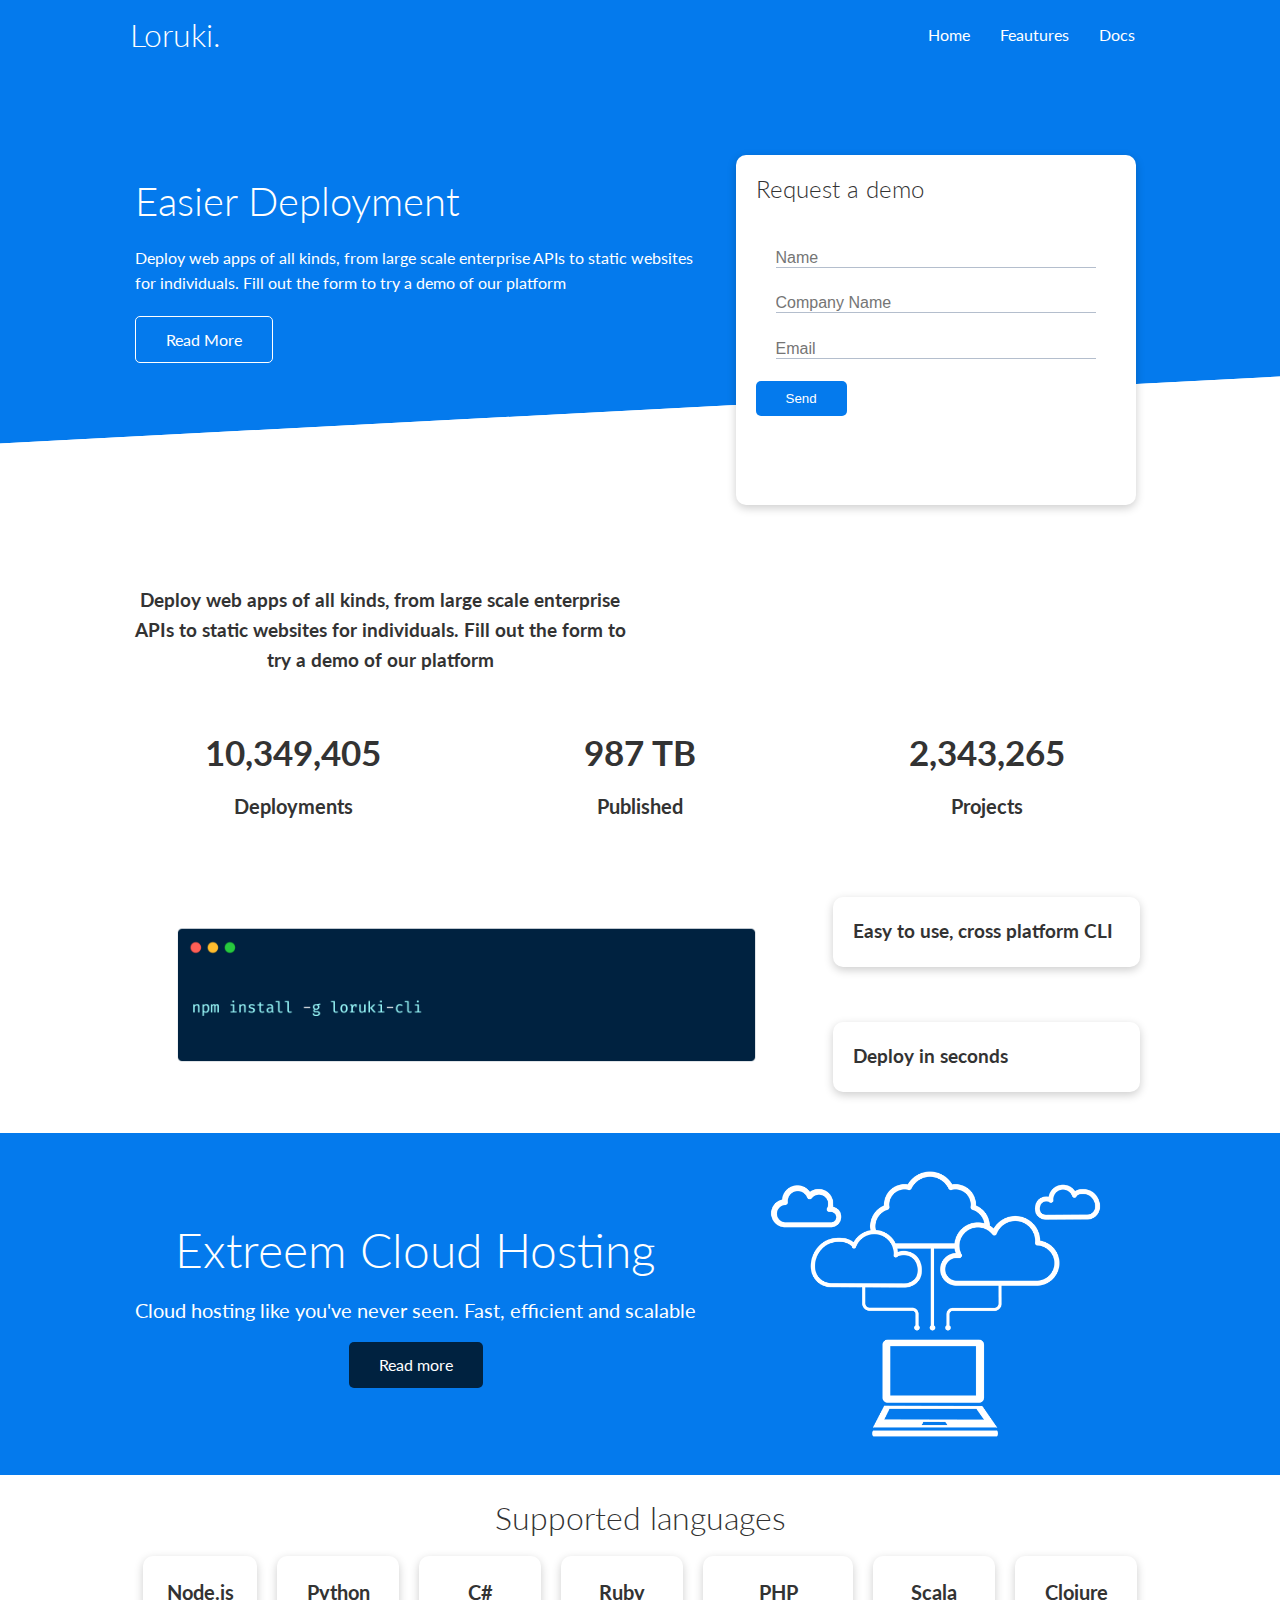
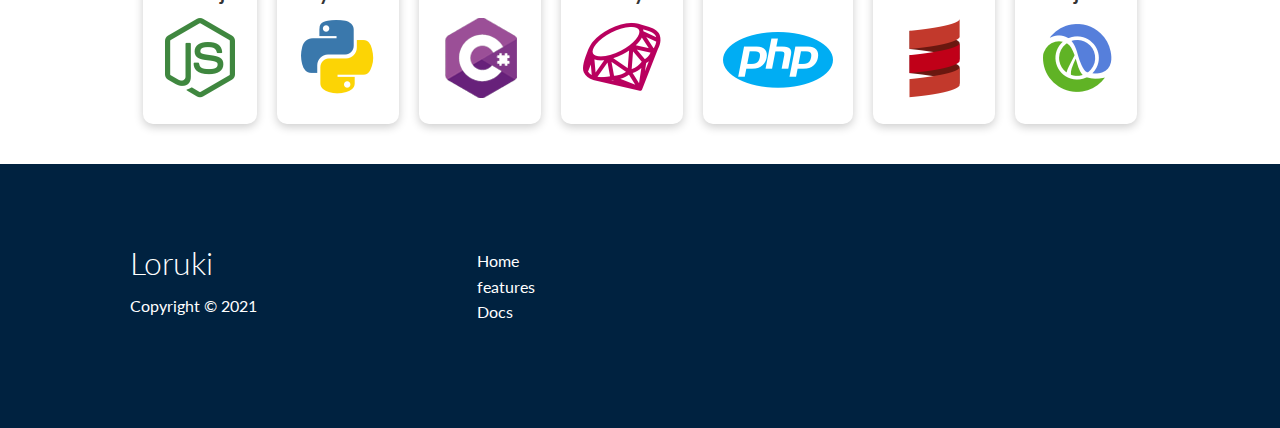
<file: index.html>
<!DOCTYPE html>
<html lang="en">
<head>
    <meta charset="UTF-8">
    <meta http-equiv="X-UA-Compatible" content="IE=edge">
    <meta name="viewport" content="width=device-width, initial-scale=1.0">
    <link rel="stylesheet" href="https://cdnjs.cloudflare.com/ajax/libs/font-awesome/5.15.3/css/all.min.css" integrity="sha512-iBBXm8fW90+nuLcSKlbmrPcLa0OT92xO1BIsZ+ywDWZCvqsWgccV3gFoRBv0z+8dLJgyAHIhR35VZc2oM/gI1w==" crossorigin="anonymous" referrerpolicy="no-referrer" />
    <link rel="stylesheet" href="css/style.css">
    <link rel="stylesheet" href="css/utilities.css">
    <title>Loruki|Cloud Hostin For Everyone</title>
</head>
<body>
    <!--Navbar-->
    <div class="navbar">
        <div class="container flex">
            <h1 class="logo">Loruki.</h1>
            <nav>
                <ul>
                    <li><a href="index.html">Home</a></li>
                    <li><a href="features.html">Feautures</a></li>
                    <li><a href="docs.html">Docs</a></li>
                </ul>
            </nav>
        </div>
    </div>

    <!--Showcase -->
    <section class="showcase">
        <div class="container grid">
            <div class="showcase-text">
                <h1>Easier Deployment</h1>
                <p>Deploy web apps of all kinds, from large scale enterprise APIs to static websites for individuals. Fill out the form to try a demo of our platform</p>
                <a href="features.html" class="btn btn-outline">Read More</a>
            </div>

            <div class="showcase-form card">
                <h2>Request a demo</h2>
                <form name="contact" method="POST" netlify-honeypot="bot-field" data-netlify="true">
                    
                    <p class="hidden">
                    <label>Don’t fill this out if you’re human: <input name="bot-field" /></label></p>

                    <input type="hidden" name="form-name" value="contact">
                    <div class="form-control">
                        <input type="text" name="name" placeholder="Name" required>
                    </div>
                    <div class="form-control">
                        <input type="text" name="company" placeholder="Company Name" required>
                    </div>
                    <div class="form-control">
                        <input type="email" name="email" placeholder="Email" required>
                    </div>
                    <input type="submit" value="Send" class="btn btn-primary">
                </form>
            </div>
        </div>
    </section>

    <!-- Stats -->
    <section class="stats">
        <div class="container">
            <h3 class="stats-heading text-center my-1">
                Deploy web apps of all kinds, from large scale enterprise APIs to static websites for individuals. Fill out the form to try a demo of our platform
            </h3>

            <div class="grid grid-3 text-center my-4">
                <div>
                    <i class="fas fa-server fa-3x"></i>                        <h3>10,349,405</h3>
                    <p class="text-ordinary">Deployments</p>
                </div>
                <div>
                    <i class="fas fa-upload fa-3x"></i>                        <h3>987 TB</h3>
                    <p class="text-ordinary">Published</p>                    
                </div>
                <div>
                    <i class="fas fa-project-diagram fa-3x"></i>                        <h3>2,343,265</h3>
                    <p class="text-ordinary">Projects</p>
                </div>
            </div>
        </div>
    </section>

    <!-- Cli -->
    <section class="cli">
        <div class="container grid">
            <img src="images/cli.png" alt="Cli">
            <div class="card">
                <h3>Easy to use, cross platform CLI</h3>
            </div> 
            <div class="card">
                <h3>Deploy in seconds</h3>
            </div>
        </div>
    </section>

    <!-- Cloud -->
    <section class="cloud bg-primary my-2 py-2">
        <div class="container grid">
            <div class="text-center">
                <h2 class="lg">Extreem Cloud Hosting</h2>
                <p class="lead my-1">Cloud hosting like you've never seen. Fast, efficient and scalable</p>
                <a href="features.html" class="btn btn-dark">Read more</a>
            </div>
            <img src="images/cloud.png" alt="cloud">
        </div>
    </section>

    <!-- Languages -->
    <section class="languages">
        <h2 class="md text-center my">
            Supported languages
        </h2>    
        <div class="container flex">
            <div class="card">
                <h4>Node.js</h4>
                <img src="images/logos/node.png" alt="">
            </div>
            <div class="card">
                <h4>Python</h4>
                <img src="images/logos/python.png" alt="">
            </div>
            <div class="card">
                <h4>C#</h4>
                <img src="images/logos/csharp.png" alt="">
            </div>
            <div class="card">
                <h4>Ruby</h4>
                <img src="images/logos/ruby.png" alt="">
            </div>
            <div class="card">
                <h4>PHP</h4>
                <img src="images/logos/php.png" alt="">
            </div>
            <div class="card">
                <h4>Scala</h4>
                <img src="images/logos/scala.png" alt="">
            </div>
            <div class="card">
                <h4>Clojure</h4>
                <img src="images/logos/clojure.png" alt="">
            </div>
        </div>
    </section>

    <!-- Footer -->
    <footer class="footer bg-dark py-5">
        <div class="container grid grid-3">
            <div>
                <h1>Loruki</h1>
                <p>Copyright &copy; 2021</p>
            </div>
            <nav>
                <ul>
                    <li><a href="index.html">Home</a></li>
                    <li><a href="features.html">features</a></li>
                    <li><a href="docs.html">Docs</a></li>
                </ul>
            </nav>
            <div class="social">
                <a href="#"><i class="fab fa-github fa-2x"></i><a>
                <a href="#"><i class="fab fa-facebook fa-2x"></i><a>
                <a href="#"><i class="fab fa-instagram fa-2x"></i><a>
                <a href="#"><i class="fab fa-twitter fa-2x"></i><a>
            </div>
        </div>
    </footer>
</body>
</html>
</file>
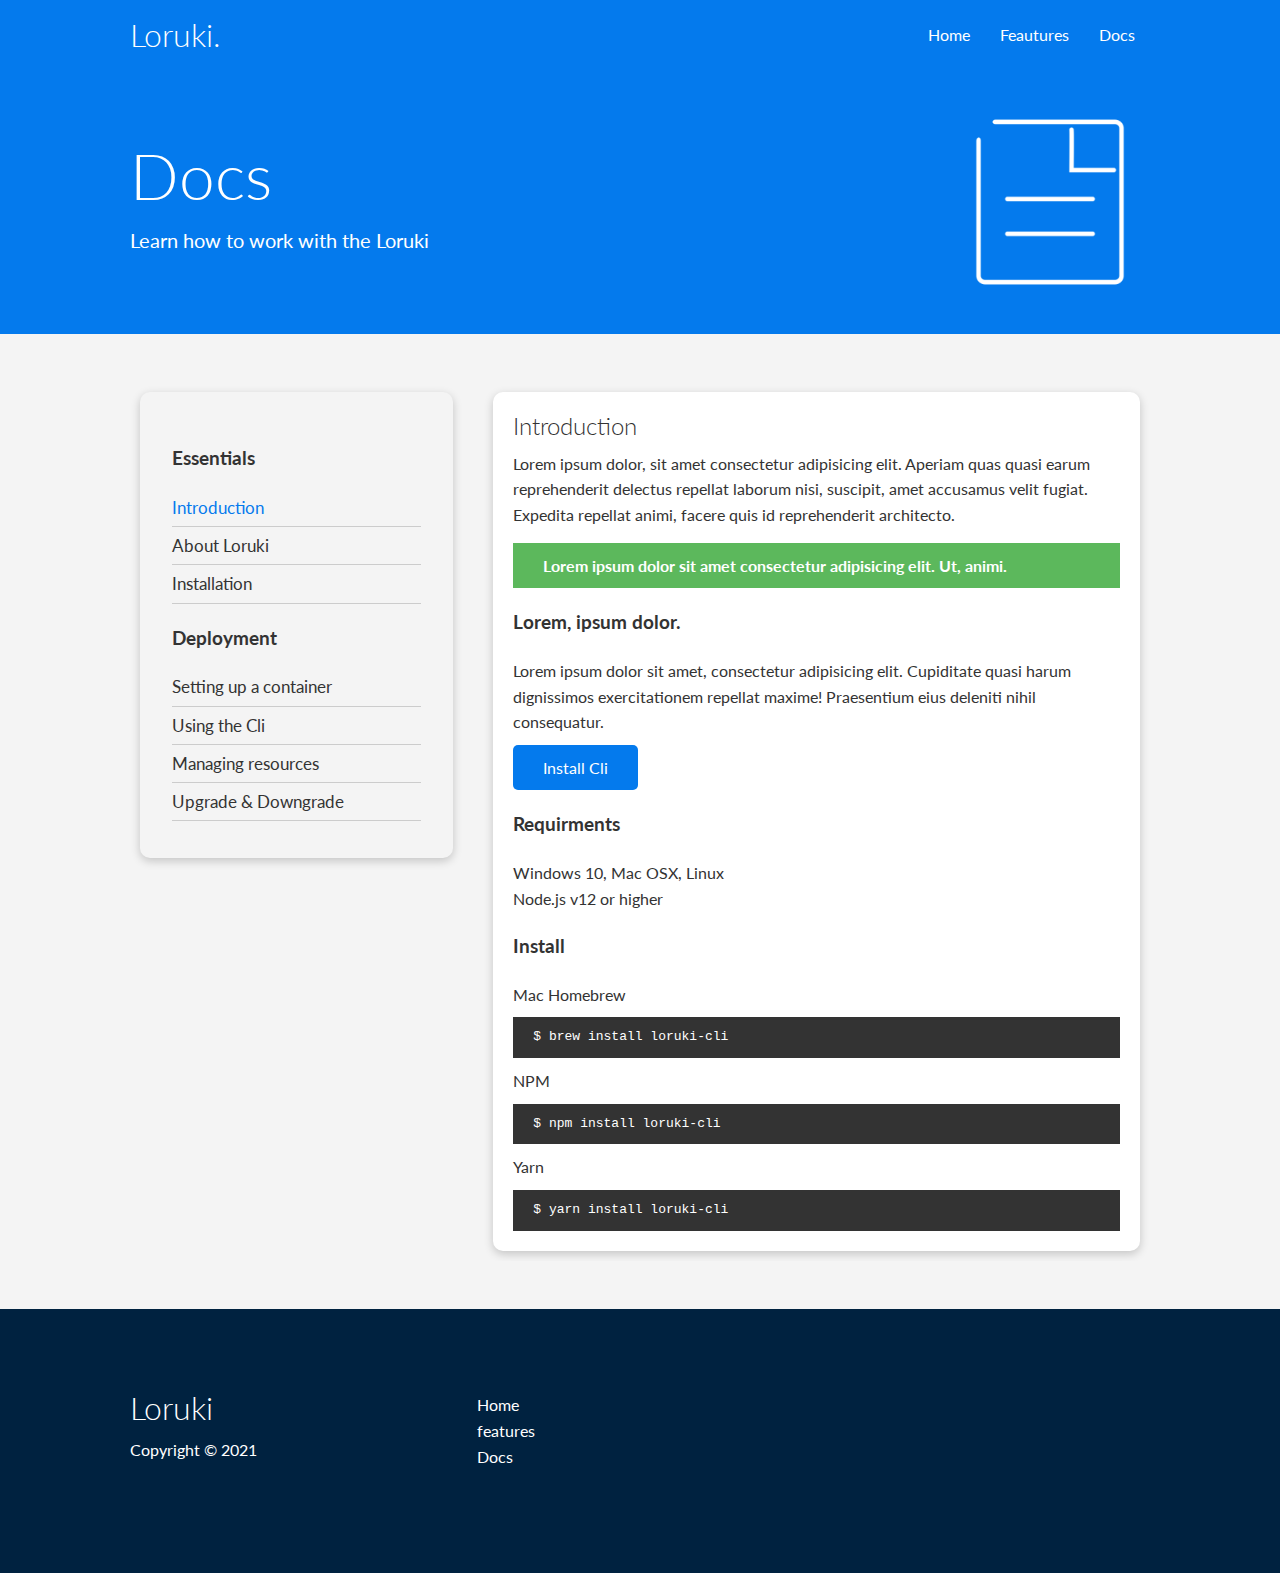
<file: Docs.html>
<!DOCTYPE html>
<html lang="en">
<head>
    <meta charset="UTF-8">
    <meta http-equiv="X-UA-Compatible" content="IE=edge">
    <meta name="viewport" content="width=device-width, initial-scale=1.0">
    <link rel="stylesheet" href="https://cdnjs.cloudflare.com/ajax/libs/font-awesome/5.15.3/css/all.min.css" integrity="sha512-iBBXm8fW90+nuLcSKlbmrPcLa0OT92xO1BIsZ+ywDWZCvqsWgccV3gFoRBv0z+8dLJgyAHIhR35VZc2oM/gI1w==" crossorigin="anonymous" referrerpolicy="no-referrer" />
    <link rel="stylesheet" href="css/style.css">
    <link rel="stylesheet" href="css/utilities.css">
    <title>Loruki|Cloud Hostin For Everyone</title>
</head>
<body>
    <!--Navbar-->
    <div class="navbar">
        <div class="container flex">
            <h1 class="logo">Loruki.</h1>
            <nav>
                <ul>
                    <li><a href="index.html">Home</a></li>
                    <li><a href="features.html">Feautures</a></li>
                    <li><a href="docs.html">Docs</a></li>
                </ul>
            </nav>
        </div>
    </div>

    <!-- Head -->
    <section class="docs-head bg-primary py-3">
        <div class="container grid">
            <div>
                <h1 class="xl">Docs</h1>
                <p class="lead">
                    Learn how to work with the Loruki</p>
            </div>
            <img src="/images/docs.png" alt="">
        </div>
    </section>

    <!-- Docs main -->
    <section class="docs-main bg-light py-4">
        <div class="container grid">
            <div class="card bg-light p-3">
                <h3 class="my-2">Essentials</h3>
                <nav>
                    <ul>
                        <li><a class="text-primary" href="#">Introduction</a></li>
                        <li><a href="#">About Loruki</a></li>
                        <li><a href="#">Installation</a></li>
                    </ul>
                </nav>
                
                <h3 class="my-2">Deployment</h3>
                <nav>
                    <ul>
                        <li><a href="#">Setting up a container</a></li>
                        <li><a href="#">Using the Cli</a></li>
                        <li><a href="#">Managing resources</a></li>
                        <li><a href="#">Upgrade & Downgrade</a></li>
                    </ul>
                </nav>
            </div>
            <div class="card">
                <h2>Introduction</h2>
                <p>Lorem ipsum dolor, sit amet consectetur adipisicing elit. Aperiam quas quasi earum reprehenderit delectus repellat laborum nisi, suscipit, amet accusamus velit fugiat. Expedita repellat animi, facere quis id reprehenderit architecto.</p>
                
                <div class="alert alert-success">
                    <i class="fas fa-info"></i>Lorem ipsum dolor sit amet consectetur adipisicing elit. Ut, animi.
                </div>

                <h3>Lorem, ipsum dolor.</h3>
                <p>Lorem ipsum dolor sit amet, consectetur adipisicing elit. Cupiditate quasi harum dignissimos exercitationem repellat maxime! Praesentium eius deleniti nihil consequatur.</p>
                <a href="#" class="btn btn-primary">Install Cli</a>

                <h3>Requirments</h3>
                <ul>
                    <li>Windows 10, Mac OSX, Linux</li>                    
                    <li>Node.js v12 or higher</li>
                </ul>

                <h3>Install</h3>
                <p>Mac Homebrew</p>
                <pre><code>$ brew install loruki-cli</code></pre>
                <p>NPM</p>
                <pre><code>$ npm install loruki-cli</code></pre>
                <p>Yarn</p>
                <pre><code>$ yarn install loruki-cli</code></pre>
            </div>
        </div>
    </section>


    <!-- Footer -->
    <footer class="footer bg-dark py-5">
        <div class="container grid grid-3">
            <div>
                <h1>Loruki</h1>
                <p>Copyright &copy; 2021</p>
            </div>
            <nav>
                <ul>
                    <li><a href="index.html">Home</a></li>
                    <li><a href="features.html">features</a></li>
                    <li><a href="docs.html">Docs</a></li>
                </ul>
            </nav>
            <div class="social">
                <a href="#"><i class="fab fa-github fa-2x"></i><a>
                <a href="#"><i class="fab fa-facebook fa-2x"></i><a>
                <a href="#"><i class="fab fa-instagram fa-2x"></i><a>
                <a href="#"><i class="fab fa-twitter fa-2x"></i><a>
            </div>
        </div>
    </footer>
</body>
</html>
</file>
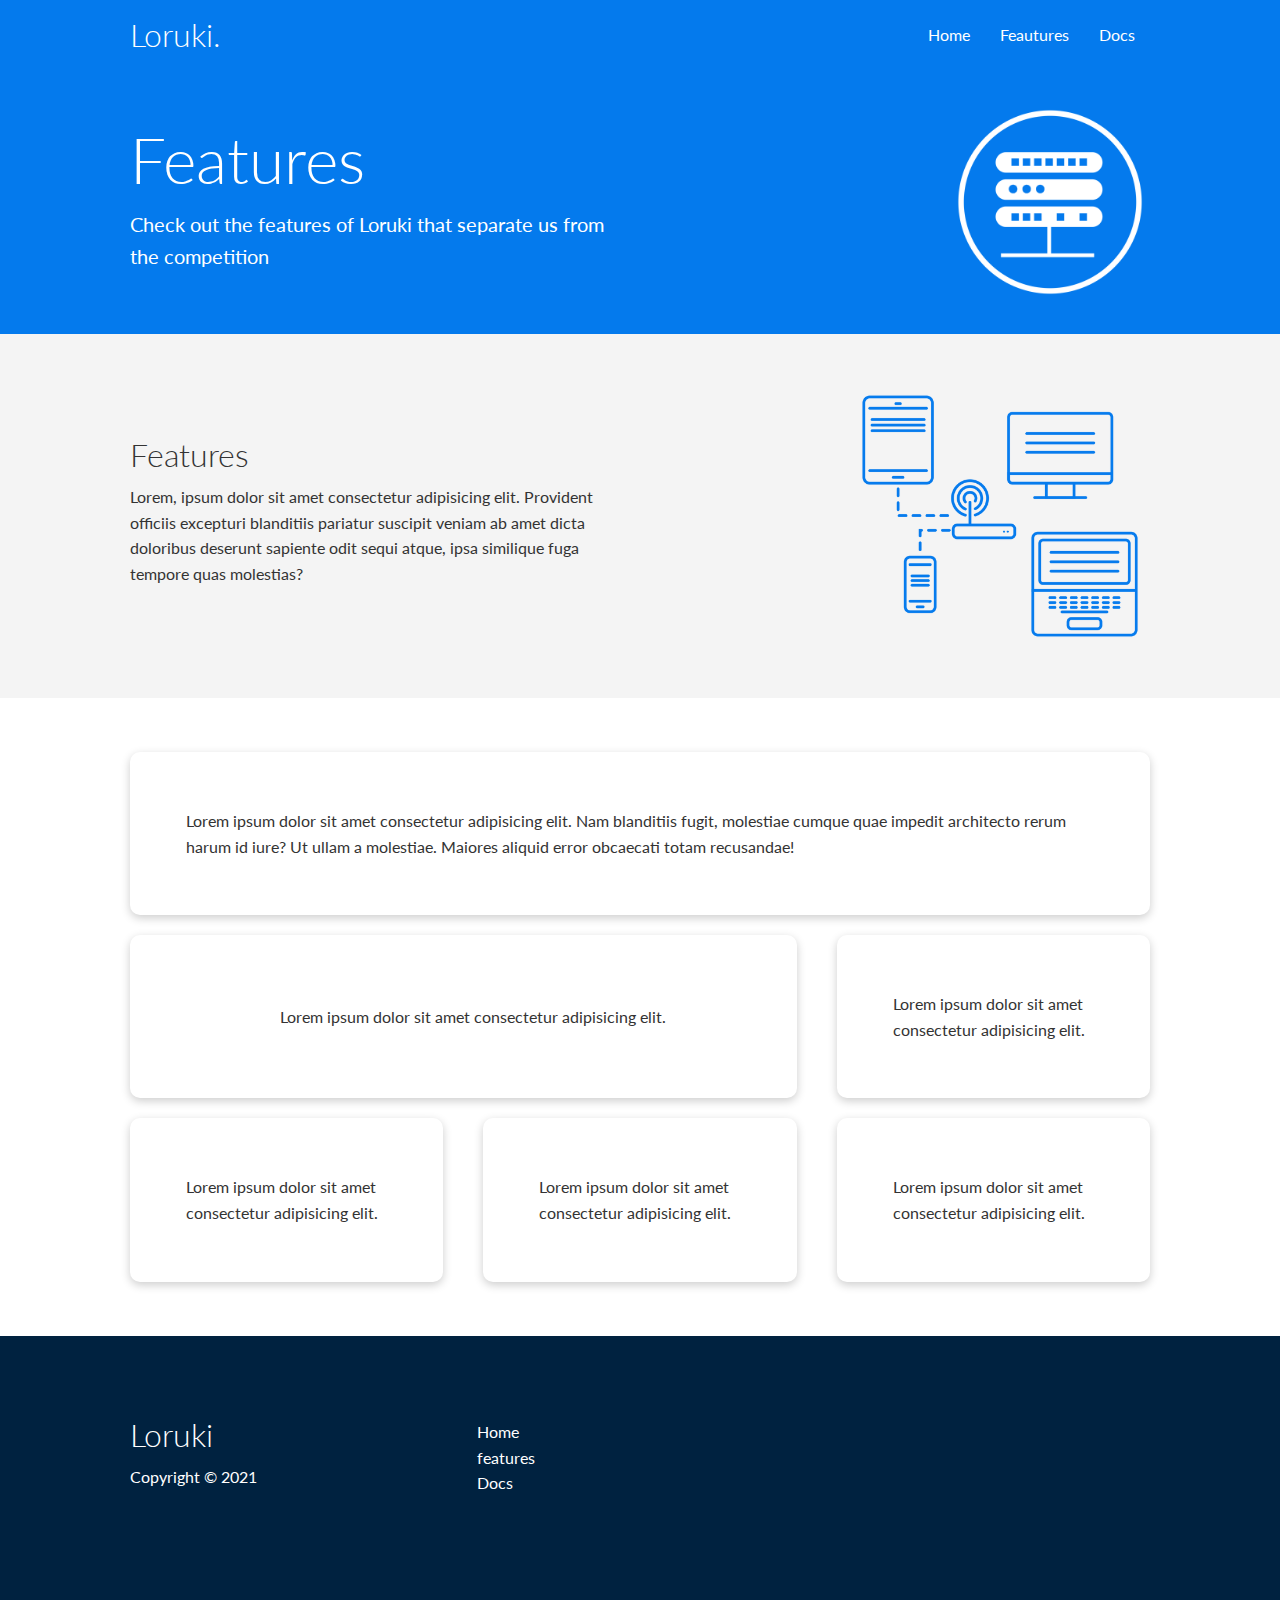
<file: features.html>
<!DOCTYPE html>
<html lang="en">
<head>
    <meta charset="UTF-8">
    <meta http-equiv="X-UA-Compatible" content="IE=edge">
    <meta name="viewport" content="width=device-width, initial-scale=1.0">
    <link rel="stylesheet" href="https://cdnjs.cloudflare.com/ajax/libs/font-awesome/5.15.3/css/all.min.css" integrity="sha512-iBBXm8fW90+nuLcSKlbmrPcLa0OT92xO1BIsZ+ywDWZCvqsWgccV3gFoRBv0z+8dLJgyAHIhR35VZc2oM/gI1w==" crossorigin="anonymous" referrerpolicy="no-referrer" />
    <link rel="stylesheet" href="css/style.css">
    <link rel="stylesheet" href="css/utilities.css">
    <title>Loruki|Cloud Hostin For Everyone</title>
</head>
<body>
    <!--Navbar-->
    <div class="navbar">
        <div class="container flex">
            <h1 class="logo">Loruki.</h1>
            <nav>
                <ul>
                    <li><a href="index.html">Home</a></li>
                    <li><a href="features.html">Feautures</a></li>
                    <li><a href="docs.html">Docs</a></li>
                </ul>
            </nav>
        </div>
    </div>

<!-- Head -->
<section class="features-head bg-primary py-3">
    <div class="container grid">
        <div>
            <h1 class="xl">Features</h1>
            <p class="lead">
                Check out the features of Loruki that separate us from the competition
            </p>
        </div>
        <img src="/images/server.png" alt="">
    </div>
</section>

<!-- Sub head -->
<section class="features-sub-head bg-light py-3">
    <div class="container grid">
        <div>
            <h1 class="md">Features</h1>
            <p>Lorem, ipsum dolor sit amet consectetur adipisicing elit. Provident officiis excepturi blanditiis pariatur suscipit veniam ab amet dicta doloribus deserunt sapiente odit sequi atque, ipsa similique fuga tempore quas molestias?</p>
        </div>
        <img src="/images/server2.png" alt="">
    </div>
</section>

<!-- Feature main -->
<section class="features-main my-2">
    <div class="container grid grid-3">
        <div class="card flex">
            <i class="fas fa-server fa-3x"></i>
            <p class="p-1">Lorem ipsum dolor sit amet consectetur adipisicing elit. Nam blanditiis fugit, molestiae cumque quae impedit architecto rerum harum id iure? Ut ullam a molestiae. Maiores aliquid error obcaecati totam recusandae!</p>
        </div>
        <div class="card flex">
            <i class="fas fa-laptop-code fa-3x"></i>
            <p class="p-1">Lorem ipsum dolor sit amet consectetur adipisicing elit.</p>
        </div>
        <div class="card flex">
            <i class="fas fa-database fa-3x"></i>
            <p class="p-1">Lorem ipsum dolor sit amet consectetur adipisicing elit.</p>
        </div>
        <div class="card flex">
            <i class="fas fa-power-off fa-3x"></i>
            <p class="p-1">Lorem ipsum dolor sit amet consectetur adipisicing elit.</p>
        </div>
        <div class="card flex">
            <i class="fas fa-upload fa-3x"></i>
            <p class="p-1">Lorem ipsum dolor sit amet consectetur adipisicing elit.</p>
        </div>
        <div class="card flex">
            <i class="fas fa-network-wired fa-3x"></i>
            <p class="p-1">Lorem ipsum dolor sit amet consectetur adipisicing elit.</p>
        </div>
    </div>
</section>

    <!-- Footer -->
    <footer class="footer bg-dark py-5">
        <div class="container grid grid-3">
            <div>
                <h1>Loruki</h1>
                <p>Copyright &copy; 2021</p>
            </div>
            <nav>
                <ul>
                    <li><a href="index.html">Home</a></li>
                    <li><a href="features.html">features</a></li>
                    <li><a href="docs.html">Docs</a></li>
                </ul>
            </nav>
            <div class="social">
                <a href="#"><i class="fab fa-github fa-2x"></i><a>
                <a href="#"><i class="fab fa-facebook fa-2x"></i><a>
                <a href="#"><i class="fab fa-instagram fa-2x"></i><a>
                <a href="#"><i class="fab fa-twitter fa-2x"></i><a>
            </div>
        </div>
    </footer>
</body>
</html>
</file>
<file: css/style.css>
@import url('https://fonts.googleapis.com/css2?family=Lato:wght@300&display=swap');

:root {
    --primary-color: #047aed;
    --secondary-color: #1c3fa8;
    --dark-color: #002240;
    --light-color: #f4f4f4;
    --success-color: #5cb85c;
    --error-color: #d9534f;
}

* {
    box-sizing: border-box;
    padding: 0;
    margin: 0;
    /* background-color: #fff; */
}

body {
    font-family: 'Lato', sans-serif;
    color: #333;
    line-height: 1.6;
}

ul {
    list-style-type: none;
}

a {
    text-decoration: none;
    color: #333;
}

h1, h2 {
    font-weight: 300;
    line-height: 1.2;
    margin: 10px, 0;
}

p {
    margin: 10px 0;
}

img {
    width: 100%;
}

code, pre {
    background: #333;
    color:#fff;
    padding: 10px;
}

.hidden {
    visibility: hidden;
    height: 0;
}

/* Navbar  */

.navbar {
    background-color: var(--primary-color);
    color: #fff;
    height: 70px;
    padding: 0 40px;
}

.navbar ul {
    display: flex;
}

.navbar a {
    color: #fff;
    padding: 10px;
    margin: 0 5px;
}

.navbar a:hover {
    border-bottom: 2px #fff solid;
}

.navbar .flex {
    justify-content: space-between;
    overflow: hidden;
}

/* Showcase */
.showcase {
    height: 400px;
    background-color: var(--primary-color);
    color: #fff;
    position: relative;
}

.showcase h1{
    font-size: 40px;
}

.showcase p {
    margin: 20px 0;
}

.showcase .grid {
    overflow: visible;
    grid-template-columns: 55% auto;
    gap: 30px;
}

.showcase-text {
    animation: slideInFromLeft 1s ease-in;
}

.showcase-form {
    position: relative;
    top: 60px;
    height: 350px;
    width: 400px;
    padding: 40px;
    z-index: 100;
    justify-self: flex-end;
    animation: slideInFromRight 1s ease-in;
}

.showcase-form .form-control {
    margin: 20px;
}

.showcase-form input[type='text'],
.showcase-form input[type='email'] {
    border: 0;
    border-bottom: 1px solid #b4becd;
    width: 100%;
    font-size: 16px;
}

.showcase-form input:focus {
    outline: none;
}

.showcase::before,
.showcase::after {
    content: 'hello';
    background: #fff;
    position: absolute;
    height: 130px;
    bottom: -70px;
    right: 0;
    left: 0;
    transform: skewY(-3deg);
    -webkit-transform: skewY(-3deg);
    -moz-transform: skewY(-3deg);
    -ms-transform: skewY(-3deg);
}

/* Stats */
.stats {
    padding-top: 100;
    padding-top: 100px;
    animation: slideInFromBottom 1s ease-in;
}

.stats-heading {
    max-width: 500px;
    margin: auto;
}

.stats .grid h3 {
    font-size: 35px;
}

.stats .grid p {
    font-size: 20px;
    font-weight: bold;
}

/* Cli */
.cli .grid {
    grid-template-columns: repeat(3, 1fr);
    grid-template-rows: repeat(2, 1fr);
}

.cli .grid > *:first-child {
    grid-column: 1 / span 2;
    grid-row: 1 / span 2;
}

/* Cloud */
.cloud .grid {
    grid-template-columns: 4fr 3fr;
}

/* Laanguages */
.languages .flex {
    flex-wrap: wrap;
}

.languages .card {
    text-align: center;
    margin: 18px 10px 40px;
    transition: transform 0.1s ease-in;
}

.languages .card h4 {
    font-size: 20px;
    margin-bottom: 10px;
}

.languages .card:hover {
    transform: translateY(-15px);
}

/* Features */
.features-head img,
.docs-head img {
    width: 200px;
    justify-self: flex-end;
}

.features-sub-head img {
    width: 300px;
    justify-self: flex-end;
}

.features-main .card > i {
    margin-right: 20px;
}

.features-main .grid {
    padding: 30px;
}

.features-main .grid > *:first-child {
    grid-column: 1 / span 3;
}

.features-main .grid > *:nth-child(2) {
    grid-column: 1 / span 2;
}

/* Docs */
.docs-main h3 {
    margin: 20px 0;
}

.docs-main .grid {
    grid-template-columns: 1fr 2fr;
    align-items: flex-start;
}

.docs-main nav li {
    font-size: 17px;
    padding-bottom: 5px;
    border-bottom: 1px solid #ccc;
    margin-bottom: 5px;
}

.docs-main a:hover {
    font-weight: bold;
}


/* Footer */
.footer .social a {
    margin: 0 10px;
}

/* Animation */
@keyframes slideInFromLeft {
    0% {
        transform: translateX(-100%);
    }
    100% {
        transform: translateX(0);
    }
}

@keyframes slideInFromRight {
    0% {
        transform: translateX(100%);
    }
    100% {
        transform: translateX(0);
    }
}

@keyframes slideInFromTop {
    0% {
        transform: translateY(-100%);
    }
    100% {
        transform: translateY(0);
    }
}

@keyframes slideInFromBottom {
    0% {
        transform: translateY(100%);
    }
    100% {
        transform: translateY(0);
    }
}


/* Tablets and under */
@media (max-width: 768px) {
    .grid,
    .showcase .grid,
    .stats .grid,
    .cli .grid,
    .cloud .grid,
    .footer .grid,
    .features-main .grid,
    .features-head .grid,
    .features-sub-head .grid,
    .docs-main .grid,
    .docs-head .grid {
        grid-template-columns: 1fr;
        grid-template-rows: 1fr;
    }
  
    
    .cli .grid > *:first-child {
        grid-column: 1;
        grid-row: 1;
    }

    .showcase {
        height: auto;
    }
    .showcase-text {
        text-align: center;
        margin-top: 40px;
        animation: slideInFromTop 1s ease-in;
    }
    
    .showcase-form {
        justify-self: center;
        margin: auto;
        animation: slideInFromBottom 1s ease-in;
    }

    .features-head,
    .features-sub-head,
    .docs-head {
        text-align: center;
    }
    
    .features-head img,
    .features-sub-head img,
    .docs-head img {
        justify-self: center;
    }

    .features-main .grid > *:first-child,
    .features-main .grid > *:nth-child(2) {
    grid-column: 1;
    grid-row: 1;
}

}

/* Mobile */
@media (max-width: 500px) {
    .navbar {
        height: 110px;
    }

    .navbar .flex {
         flex-direction: column;
    }

    .navbar ul {
        padding-top: 10px;
        background-color: rgba(0, 0, 0, 0.1);
    }
}
</file>
<file: css/utilities.css>
/* Utilities */

.container {
    max-width: 1100px;
    margin: 0 auto;
    overflow: auto;
    padding: 0 40px;
}

.card {
    background-color: #fff;
    color: #333;
    border-radius: 10px;
    box-shadow: 0 3px 10px rgba(0, 0, 0, 0.2);
    padding: 20px;
    margin: 10px;
}

.btn {
    display: inline-block;
    padding: 10px 30px;
    cursor: pointer;
    background: var(--primary-color);
    color: #fff;
    border: none;
    border-radius: 5px;
}

.btn-outline {
    background-color: transparent;
    border: 1px solid #fff;
}
.btn:hover {
 transform: scale(0.95);   
}

/* Backgrounds & colored buttons */
.bg-primary,
.btn-primary {
    background-color: var(--primary-color);
    color: #fff;
}

.bg-secondary,
.btn-secondary {
    background-color: var(--secondary-color);
    color: #fff;
}

.bg-dark,
.btn-dark {
    background-color: var(--dark-color);
    color: #fff;
}

.bg-light,
.btn-light {
    background-color: var(--light-color);
    color: #333;
}

/* Backgrounds & colored buttons */
.text-primary {
    color: var(--primary-color);
}

.text-secondary {
    color: var(--secondary-color);
}

.text-dark {
    color: var(--dark-color);
}

.text-light {
    color: var(--light-color);
}

.bg-primary a,
.btn-primary a,
.bg-secondary a,
.btn-secondary a,
.bg-dark a,
.btn-dark a {
    color: #fff;
}

/* Text sizzezs */
.lead {
    font-size: 20px;
}

.sm {
    font-size: 1rem;
}

.md {
    font-size: 2rem;
}

.lg {
    font-size: 3rem;
}

.xl {
    font-size: 4rem;
}

.text-center {
    text-align: center;
}

/* Alert */

.alert {
    background-color: var(--light-color);
    padding: 10px 20px;
    font-weight: bold;
    margin: 15px 0;

}

.alert i {
  margin-right: 10px;
}

.alert-success {
    background-color: var(--success-color);
    color: #fff;
}

.alert-error {
    background-color: var(--error-color);
    color: #fff;
}

.flex {
    display: flex;
    justify-content: center;
    align-items: center;
    height: 100%;
}

.grid {
    display: grid;
    grid-template-columns: repeat(2, 1fr);
    gap: 20px;
    height: 100%;
    justify-content: center;
    align-items: center;
}

.grid-3 {
    grid-template-columns: repeat(3, 1fr);
}

/* Margin */
.my-1 {
    margin: 1rem 0;
}

.my-2 {
    margin: 1.5rem 0;
}

.my-3 {
    margin: 2rem 0;
}

.my-4 {
    margin: 3rem 0;
}

.my-5 {
    margin: 5rem 0;
}

.m-1 {
    margin: 1rem;
}

.m-2 {
    margin: 1.5rem;
}

.m-3 {
    margin: 2rem;
}

.m-4 {
    margin: 3rem;
}

.m-5 {
    margin: 5rem;
}


/* Paddings */
.py-1 {
    padding: 1rem 0;
}

.py-2 {
    padding: 1.5rem 0;
}

.py-3 {
    padding: 2rem 0;
}

.py-4 {
    padding: 3rem 0;
}

.py-5 {
    padding: 5rem 0;
}

.p-1 {
    padding: 1rem;
}

.p-2 {
    padding: 1.5rem;
}

.p-3 {
    padding: 2rem;
}

.p-4 {
    padding: 3rem;
}

.p-5 {
    padding: 5rem;
}
</file>
